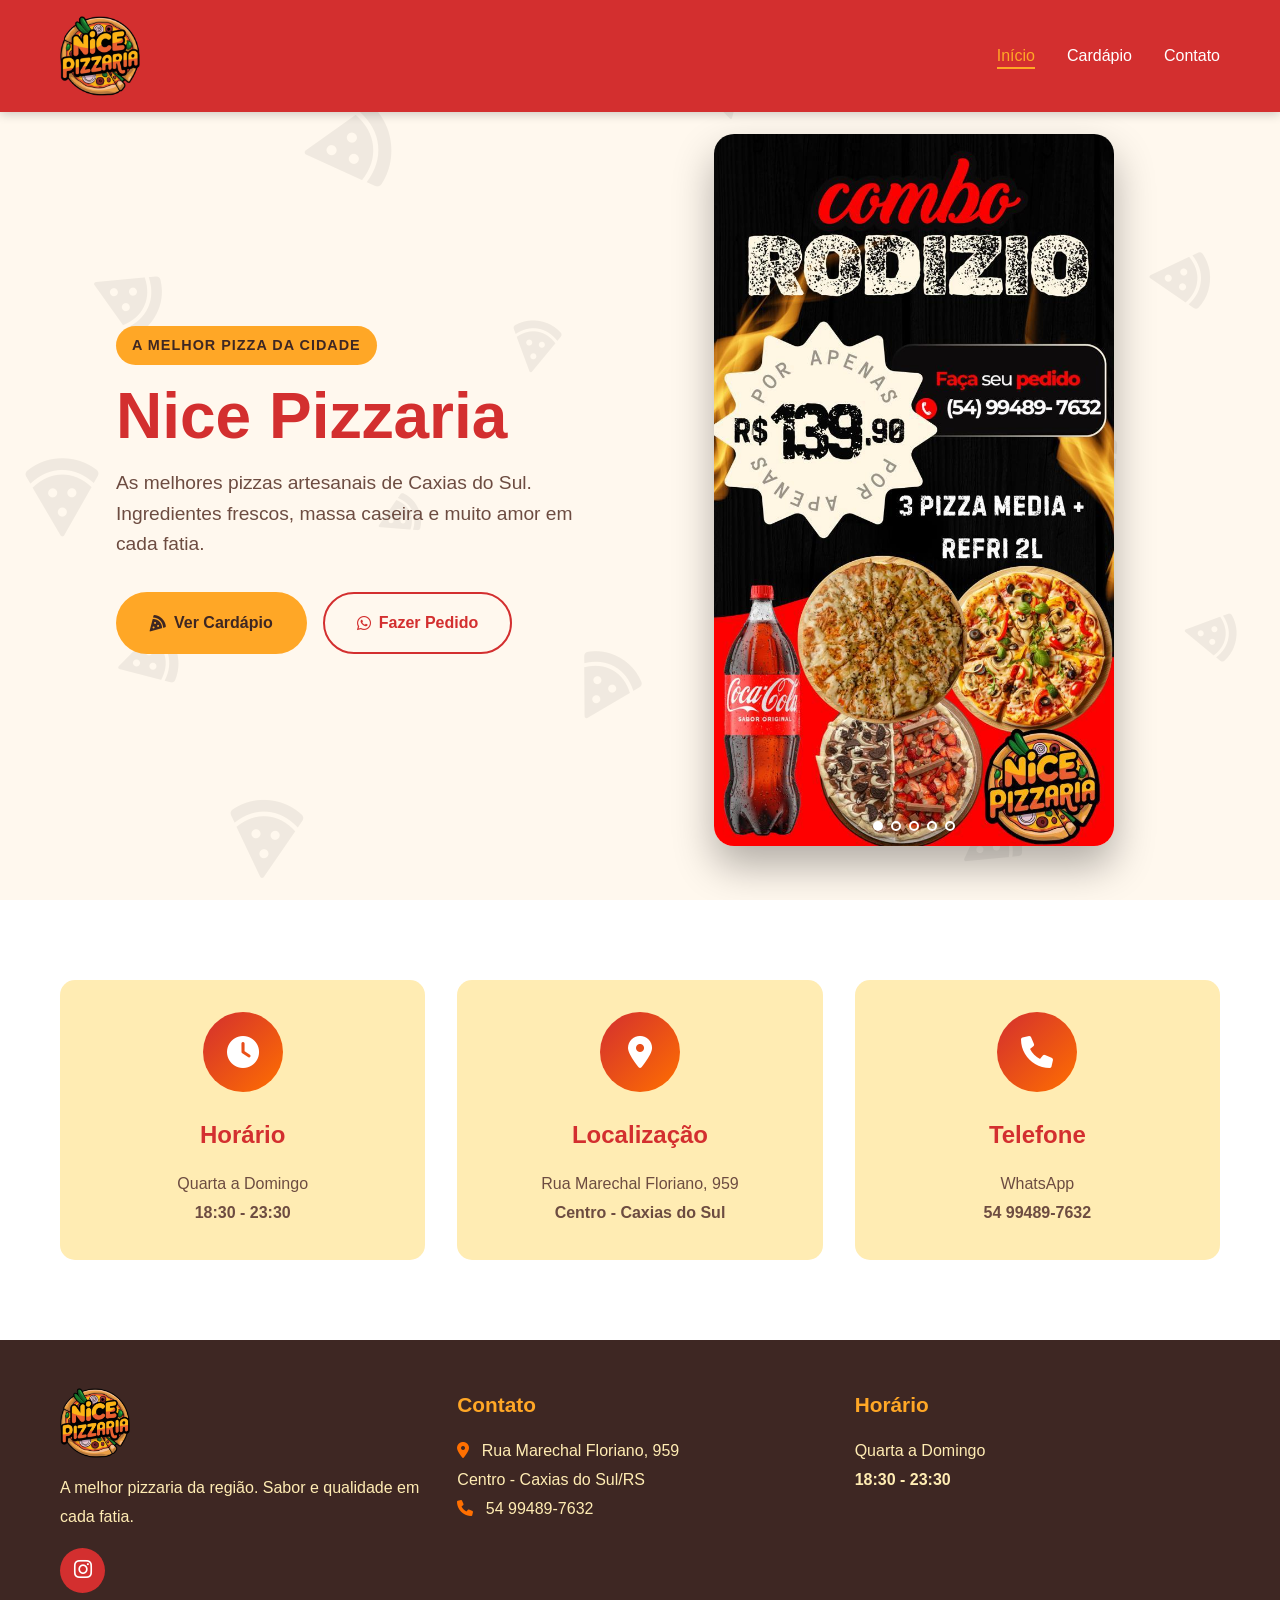
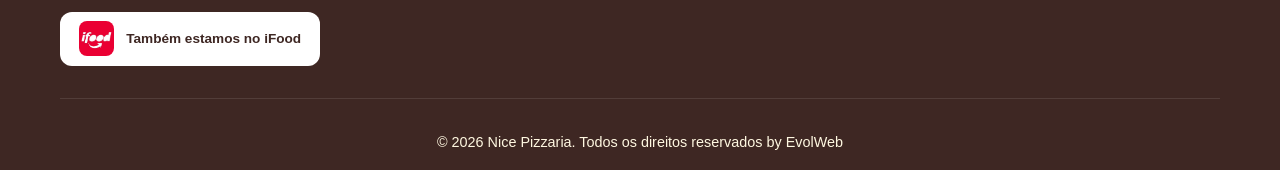
<file: index.html>
<!doctype html>
<html lang="pt-BR">
  <head>
    <meta charset="UTF-8" />
    <meta name="viewport" content="width=device-width, initial-scale=1.0" />
    <title>Nice Pizzaria - As Melhores Pizzas de Caxias do Sul</title>
    <meta
      name="description"
      content="As melhores pizzas artesanais de Caxias do Sul. Ingredientes frescos, massa caseira e muito amor em cada fatia."
    />
    <!-- Open Graph -->
    <meta property="og:type" content="website" />
    <meta
      property="og:title"
      content="Nice Pizzaria - As Melhores Pizzas de Caxias do Sul"
    />
    <meta
      property="og:description"
      content="As melhores pizzas artesanais de Caxias do Sul. Ingredientes frescos, massa caseira e muito amor em cada fatia."
    />
    <meta
      property="og:image"
      content="https://nicepizzaria.com.br/images/og.jpg"
    />
    <meta property="og:url" content="https://nicepizzaria.com.br/" />
    <meta property="og:locale" content="pt_BR" />
    <!-- Twitter Card -->
    <meta name="twitter:card" content="summary_large_image" />
    <meta
      name="twitter:title"
      content="Nice Pizzaria - As Melhores Pizzas de Caxias do Sul"
    />
    <meta
      name="twitter:description"
      content="As melhores pizzas artesanais de Caxias do Sul. Ingredientes frescos, massa caseira e muito amor em cada fatia."
    />
    <meta
      name="twitter:image"
      content="https://nicepizzaria.com.br/images/og.jpg"
    />
    <link
      rel="apple-touch-icon"
      sizes="180x180"
      href="images/favicon/apple-touch-icon.png"
    />
    <link
      rel="icon"
      type="image/png"
      sizes="32x32"
      href="images/favicon/favicon-32x32.png"
    />
    <link
      rel="icon"
      type="image/png"
      sizes="16x16"
      href="images/favicon/favicon-16x16.png"
    />
    <link rel="icon" type="image/x-icon" href="images/favicon/favicon.ico" />
    <link rel="manifest" href="images/favicon/site.webmanifest" />
    <meta name="theme-color" content="#d32f2f" />
    <link rel="stylesheet" href="styles.css" />
    <link
      rel="stylesheet"
      href="https://cdnjs.cloudflare.com/ajax/libs/font-awesome/6.0.0/css/all.min.css"
    />
  </head>
  <body>
    <!-- Navbar -->
    <nav class="navbar" id="navbar">
      <div class="container">
        <a href="index.html" class="logo">
          <img src="images/logozotti.png" alt="Nice Pizzaria" />
        </a>
        <button class="menu-toggle" id="menuToggle" aria-label="Menu">
          <span></span>
          <span></span>
          <span></span>
        </button>
        <ul class="nav-menu" id="navMenu">
          <li><a href="index.html" class="nav-link active">Início</a></li>
          <li><a href="cardapio.html" class="nav-link">Cardápio</a></li>
          <li><a href="#contato" class="nav-link">Contato</a></li>
        </ul>
      </div>
    </nav>

    <!-- Hero Section -->
    <section class="hero">
      <div class="hero-overlay">
        <i class="fas fa-pizza-slice"></i>
        <i class="fas fa-pizza-slice"></i>
        <i class="fas fa-pizza-slice"></i>
        <i class="fas fa-pizza-slice"></i>
        <i class="fas fa-pizza-slice"></i>
        <i class="fas fa-pizza-slice"></i>
        <i class="fas fa-pizza-slice"></i>
        <i class="fas fa-pizza-slice"></i>
        <i class="fas fa-pizza-slice"></i>
        <i class="fas fa-pizza-slice"></i>
        <i class="fas fa-pizza-slice"></i>
        <i class="fas fa-pizza-slice"></i>
        <i class="fas fa-pizza-slice"></i>
        <i class="fas fa-pizza-slice"></i>
        <i class="fas fa-pizza-slice"></i>
      </div>
      <div class="container hero-content">
        <div class="hero-text">
          <span class="hero-badge">A melhor Pizza da cidade</span>
          <h1 class="hero-title">Nice Pizzaria</h1>
          <p class="hero-description">
            As melhores pizzas artesanais de Caxias do Sul. Ingredientes
            frescos, massa caseira e muito amor em cada fatia.
          </p>
          <div class="hero-buttons">
            <a href="cardapio.html" class="btn btn-primary">
              <i class="fas fa-pizza-slice"></i> Ver Cardápio
            </a>
            <a
              href="https://wa.me/5554994897632"
              target="_blank"
              class="btn btn-secondary"
            >
              <i class="fab fa-whatsapp"></i> Fazer Pedido
            </a>
          </div>
        </div>
        <div class="hero-carousel">
          <div class="carousel-track">
            <img
              src="images/banners/1.jpeg"
              alt="Banner 1"
              class="carousel-slide active"
            />
            <img
              src="images/banners/2.jpeg"
              alt="Banner 2"
              class="carousel-slide"
            />
            <img
              src="images/banners/3.jpeg"
              alt="Banner 3"
              class="carousel-slide"
            />
            <img
              src="images/banners/4.jpeg"
              alt="Banner 4"
              class="carousel-slide"
            />
            <img
              src="images/banners/5.jpeg"
              alt="Banner 5"
              class="carousel-slide"
            />
          </div>
          <div class="carousel-dots">
            <button class="carousel-dot active" data-slide="0"></button>
            <button class="carousel-dot" data-slide="1"></button>
            <button class="carousel-dot" data-slide="2"></button>
            <button class="carousel-dot" data-slide="3"></button>
            <button class="carousel-dot" data-slide="4"></button>
          </div>
        </div>
      </div>
    </section>

    <!-- Info Cards -->
    <section class="info-section">
      <div class="container">
        <div class="info-grid">
          <div class="info-card">
            <div class="info-icon">
              <i class="fas fa-clock"></i>
            </div>
            <h3>Horário</h3>
            <p>Quarta a Domingo<br /><strong>18:30 - 23:30</strong></p>
          </div>
          <div class="info-card">
            <div class="info-icon">
              <i class="fas fa-map-marker-alt"></i>
            </div>
            <h3>Localização</h3>
            <p>
              Rua Marechal Floriano, 959<br /><strong
                >Centro - Caxias do Sul</strong
              >
            </p>
          </div>
          <div class="info-card">
            <div class="info-icon">
              <i class="fas fa-phone"></i>
            </div>
            <h3>Telefone</h3>
            <p>WhatsApp<br /><strong>54 99489-7632</strong></p>
          </div>
        </div>
      </div>
    </section>

    <!-- Footer -->
    <footer class="footer" id="contato">
      <div class="container">
        <div class="footer-grid">
          <div class="footer-col">
            <img
              src="images/logozotti.png"
              alt="Nice Pizzaria"
              class="footer-logo"
            />
            <p>A melhor pizzaria da região. Sabor e qualidade em cada fatia.</p>
            <div class="social-links">
              <a
                href="https://www.instagram.com/nicepizzaria_2025"
                target="_blank"
                aria-label="Instagram"
              >
                <i class="fab fa-instagram"></i>
              </a>
            </div>
            <a
              href="https://www.ifood.com.br/delivery/caxias-do-sul-rs/nice-pizzaria-pio-x/634c5db2-ce04-4745-b109-c15a205804d4"
              target="_blank"
              class="ifood-link"
            >
              <img src="images/ifood.jpg" alt="iFood" class="ifood-logo" />
              <span>Também estamos no iFood</span>
            </a>
          </div>
          <div class="footer-col">
            <h4>Contato</h4>
            <p>
              <i class="fas fa-map-marker-alt"></i> Rua Marechal Floriano,
              959<br />Centro - Caxias do Sul/RS
            </p>
            <p><i class="fas fa-phone"></i> 54 99489-7632</p>
          </div>
          <div class="footer-col">
            <h4>Horário</h4>
            <p>Quarta a Domingo<br /><strong>18:30 - 23:30</strong></p>
          </div>
        </div>
        <div class="footer-bottom">
          <p>
            &copy; <span id="year"></span> Nice Pizzaria. Todos os direitos
            reservados by
            <a href="https://www.evolweb.com.br/" target="_blank">EvolWeb</a>
          </p>
        </div>
      </div>
    </footer>

    <script src="script.js"></script>
  </body>
</html>
</file>
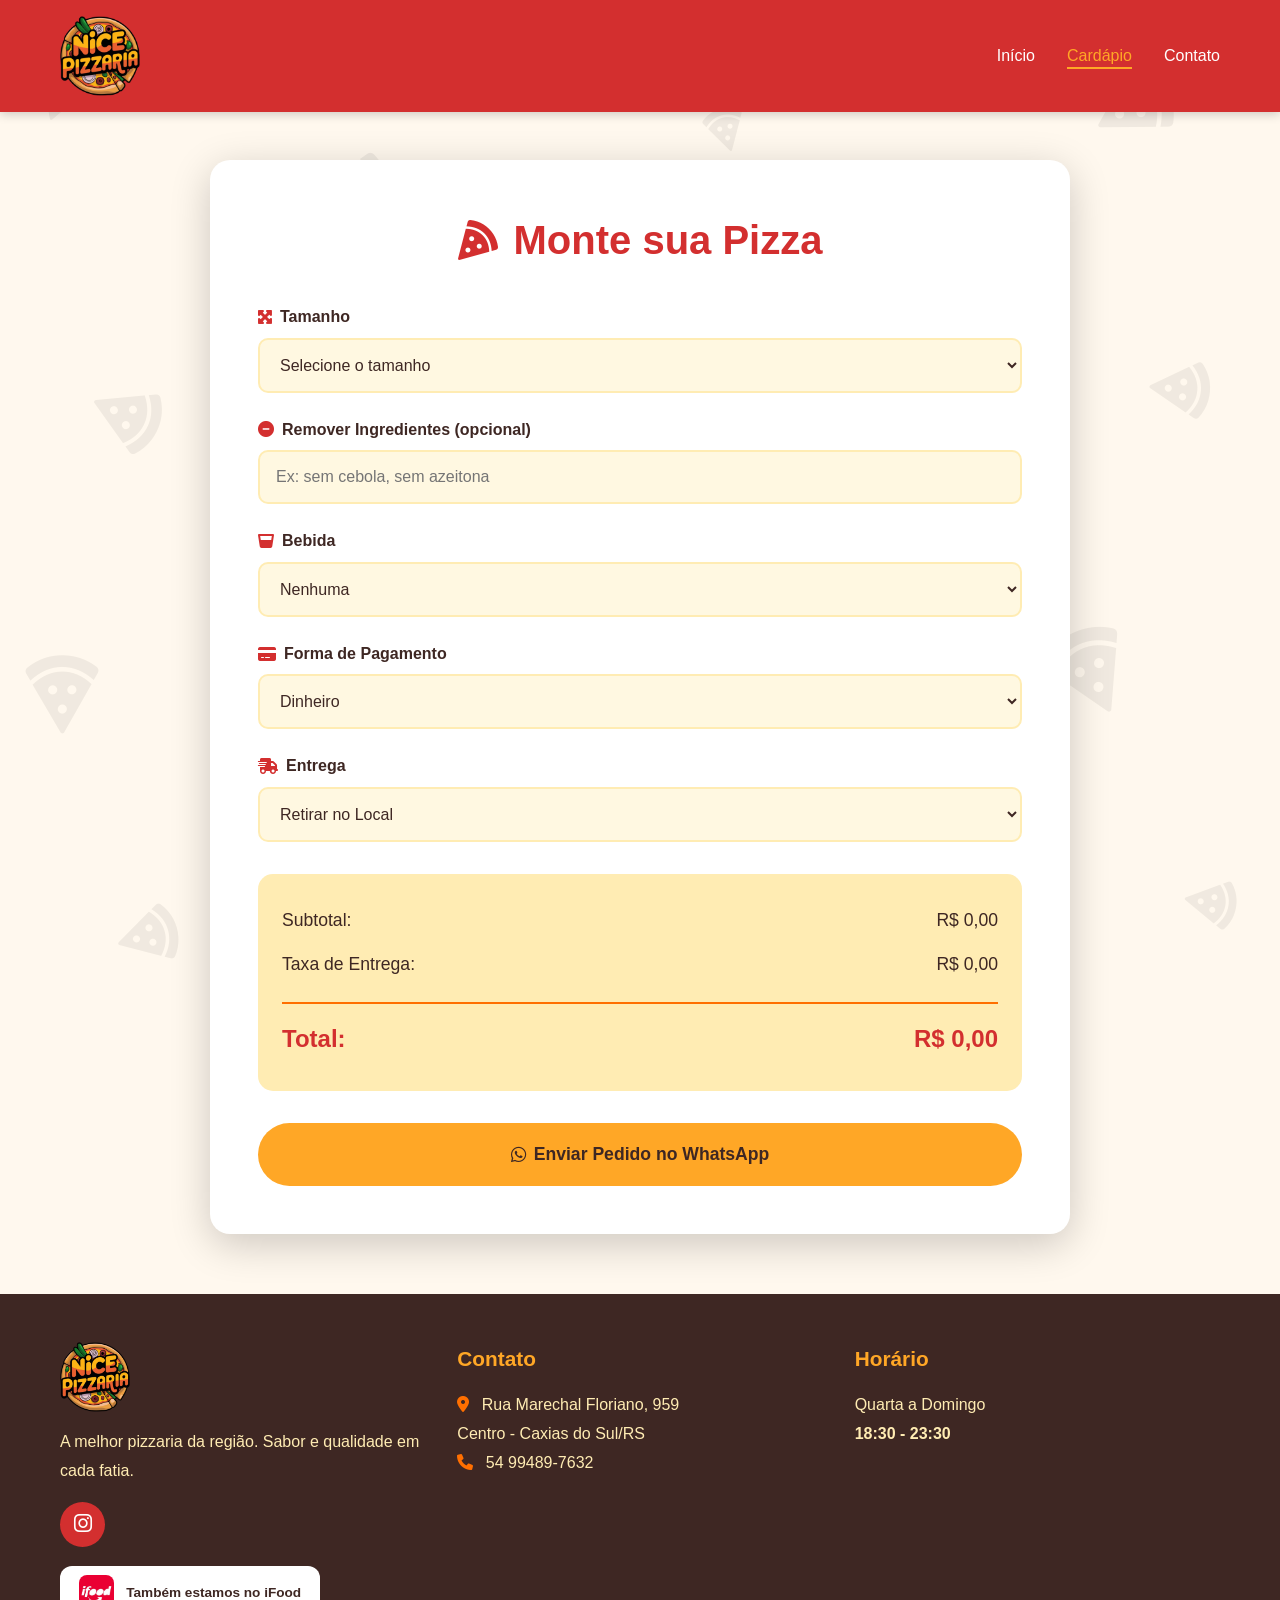
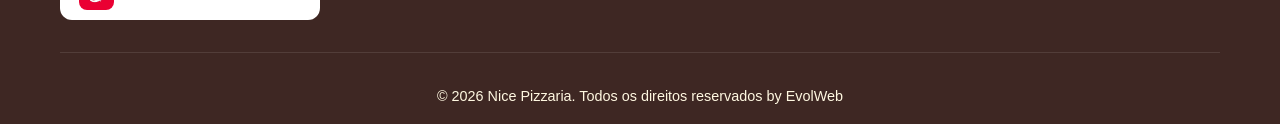
<file: cardapio.html>
<!doctype html>
<html lang="pt-BR">
  <head>
    <meta charset="UTF-8" />
    <meta name="viewport" content="width=device-width, initial-scale=1.0" />
    <title>Cardápio - Nice Pizzaria</title>
    <meta
      name="description"
      content="Confira o cardápio da Nice Pizzaria. Pizzas artesanais, combos especiais e entrega em Caxias do Sul."
    />
    <!-- Open Graph -->
    <meta property="og:type" content="website" />
    <meta property="og:title" content="Cardápio - Nice Pizzaria" />
    <meta
      property="og:description"
      content="Confira o cardápio da Nice Pizzaria. Pizzas artesanais, combos especiais e entrega em Caxias do Sul."
    />
    <meta
      property="og:image"
      content="https://nicepizzaria.com.br/images/og.jpg"
    />
    <meta
      property="og:url"
      content="https://nicepizzaria.com.br/cardapio.html"
    />
    <meta property="og:locale" content="pt_BR" />
    <!-- Twitter Card -->
    <meta name="twitter:card" content="summary_large_image" />
    <meta name="twitter:title" content="Cardápio - Nice Pizzaria" />
    <meta
      name="twitter:description"
      content="Confira o cardápio da Nice Pizzaria. Pizzas artesanais, combos especiais e entrega em Caxias do Sul."
    />
    <meta
      name="twitter:image"
      content="https://nicepizzaria.com.br/images/og.jpg"
    />
    <link
      rel="apple-touch-icon"
      sizes="180x180"
      href="images/favicon/apple-touch-icon.png"
    />
    <link
      rel="icon"
      type="image/png"
      sizes="32x32"
      href="images/favicon/favicon-32x32.png"
    />
    <link
      rel="icon"
      type="image/png"
      sizes="16x16"
      href="images/favicon/favicon-16x16.png"
    />
    <link rel="icon" type="image/x-icon" href="images/favicon/favicon.ico" />
    <link rel="manifest" href="images/favicon/site.webmanifest" />
    <meta name="theme-color" content="#d32f2f" />
    <link rel="stylesheet" href="styles.css" />
    <link
      rel="stylesheet"
      href="https://cdnjs.cloudflare.com/ajax/libs/font-awesome/6.0.0/css/all.min.css"
    />
  </head>
  <body class="menu-page">
    <!-- Navbar -->
    <nav class="navbar" id="navbar">
      <div class="container">
        <a href="index.html" class="logo">
          <img src="images/logozotti.png" alt="Nice Pizzaria" />
        </a>
        <button class="menu-toggle" id="menuToggle" aria-label="Menu">
          <span></span>
          <span></span>
          <span></span>
        </button>
        <ul class="nav-menu" id="navMenu">
          <li><a href="index.html" class="nav-link">Início</a></li>
          <li><a href="cardapio.html" class="nav-link active">Cardápio</a></li>
          <li><a href="index.html#contato" class="nav-link">Contato</a></li>
        </ul>
      </div>
    </nav>

    <!-- Order Form -->
    <section class="order-section">
      <div class="hero-overlay">
        <i class="fas fa-pizza-slice"></i>
        <i class="fas fa-pizza-slice"></i>
        <i class="fas fa-pizza-slice"></i>
        <i class="fas fa-pizza-slice"></i>
        <i class="fas fa-pizza-slice"></i>
        <i class="fas fa-pizza-slice"></i>
        <i class="fas fa-pizza-slice"></i>
        <i class="fas fa-pizza-slice"></i>
        <i class="fas fa-pizza-slice"></i>
        <i class="fas fa-pizza-slice"></i>
        <i class="fas fa-pizza-slice"></i>
        <i class="fas fa-pizza-slice"></i>
        <i class="fas fa-pizza-slice"></i>
        <i class="fas fa-pizza-slice"></i>
        <i class="fas fa-pizza-slice"></i>
      </div>
      <div class="container-small">
        <div class="order-card">
          <h1 class="order-title">
            <i class="fas fa-pizza-slice"></i>
            Monte sua Pizza
          </h1>

          <form id="orderForm">
            <!-- Tamanho -->
            <div class="form-group">
              <label for="tamanho">
                <i class="fas fa-expand-arrows-alt"></i> Tamanho
              </label>
              <select id="tamanho" required>
                <option value="">Selecione o tamanho</option>
                <optgroup label="Combos">
                  <option value="OMelhorCombo">
                    O Melhor Combo - R$129,90 (1 Grande + 1 Pequena + Coca 2L)
                  </option>
                  <option value="ComboFinalDeSemana">
                    Combo Final de Semana - R$179,90 (2 Gigante + 1 Grande Doce
                    + Coca 2L)
                  </option>
                  <option value="ComboEconomico">
                    Combo Econômico - R$59,90 (1 Média + Coca 600ml)
                  </option>
                  <option value="ComboRodizio">
                    Combo Rodízio em Casa - R$139,90 (3 Média + Refri 2L)
                  </option>
                  <option value="ComboDaCasa">
                    Combo da Casa - R$69,90 (1 Grande + Refri 2L)
                  </option>
                </optgroup>
                <optgroup label="Tamanhos Individuais">
                  <option value="Pequena">Pequena - R$59,90 (1 sabor)</option>
                  <option value="Media">Média - R$79,90 (2 sabores)</option>
                  <option value="Grande">Grande - R$97,90 (2 sabores)</option>
                  <option value="Gigante">
                    Gigante - R$119,00 (3 sabores)
                  </option>
                </optgroup>
              </select>
            </div>

            <!-- Sabores -->
            <div id="saboresContainer"></div>

            <!-- Remover Ingredientes -->
            <div class="form-group">
              <label for="remover">
                <i class="fas fa-minus-circle"></i> Remover Ingredientes
                (opcional)
              </label>
              <input
                type="text"
                id="remover"
                placeholder="Ex: sem cebola, sem azeitona"
              />
            </div>

            <!-- Bebidas -->
            <div class="form-group">
              <label for="bebida">
                <i class="fas fa-glass-whiskey"></i> Bebida
              </label>
              <select id="bebida">
                <option value="">Nenhuma</option>
                <option value="Coca Cola Lata 350ml - 8.00">
                  Coca Cola Lata 350ml - R$8,00
                </option>
                <option value="Coca Cola Zero Lata 350ml - 8.00">
                  Coca Cola Zero 350ml - R$8,00
                </option>
                <option value="Coca Cola 600ml - 12.00">
                  Coca Cola 600ml - R$12,00
                </option>
                <option value="Coca Cola 2L - 19.90">
                  Coca Cola 2L - R$19,90
                </option>
                <option value="Guaraná 600ml - 12.00">
                  Guaraná 600ml - R$12,00
                </option>
                <option value="Guaraná 2L - 18.00">Guaraná 2L - R$18,00</option>
                <option value="Fanta Laranja Lata - 8.00">
                  Fanta Laranja Lata - R$8,00
                </option>
                <option value="Sprite 2L - 18.00">Sprite 2L - R$18,00</option>
              </select>
            </div>

            <!-- Pagamento -->
            <div class="form-group">
              <label for="pagamento">
                <i class="fas fa-credit-card"></i> Forma de Pagamento
              </label>
              <select id="pagamento" required>
                <option value="Dinheiro">Dinheiro</option>
                <option value="Cartão">Cartão</option>
                <option value="Pix">Pix</option>
              </select>
            </div>

            <!-- Entrega -->
            <div class="form-group">
              <label for="entrega">
                <i class="fas fa-shipping-fast"></i> Entrega
              </label>
              <select id="entrega" required>
                <option value="Retirar no Local">Retirar no Local</option>
                <option value="Tele-entrega">Tele-entrega</option>
              </select>
            </div>

            <!-- Endereço (hidden by default) -->
            <div id="enderecoContainer" style="display: none">
              <div class="form-group">
                <label for="rua"> <i class="fas fa-road"></i> Rua </label>
                <input type="text" id="rua" placeholder="Nome da rua" />
              </div>
              <div class="form-group">
                <label for="numero"> <i class="fas fa-home"></i> Número </label>
                <input type="text" id="numero" placeholder="Número" />
              </div>
              <div class="form-group">
                <label for="bairro"> <i class="fas fa-map"></i> Bairro </label>
                <select id="bairro">
                  <option value="">Selecione o bairro</option>
                  <option value="8">Centro - R$8,00</option>
                  <option value="10">Rio Branco - R$10,00</option>
                  <option value="10">São Leopoldo - R$10,00</option>
                  <option value="10">Pio X - R$10,00</option>
                  <option value="10">Marechal Floriano - R$10,00</option>
                  <option value="12">Santa Lúcia - R$12,00</option>
                  <option value="12">Cohab - R$12,00</option>
                  <option value="12">Floresta - R$12,00</option>
                  <option value="12">Panazollo - R$12,00</option>
                  <option value="13">Charqueadas - R$13,00</option>
                  <option value="13">Esplanada - R$13,00</option>
                  <option value="13">Kaiser - R$13,00</option>
                  <option value="13">Santos Dumont - R$13,00</option>
                  <option value="13">Cristo Redentor - R$13,00</option>
                  <option value="14">Nossa Senhora das Graças - R$14,00</option>
                  <option value="14">Pioneiro - R$14,00</option>
                  <option value="14">Sagrada Família - R$14,00</option>
                  <option value="14">Colina - R$14,00</option>
                  <option value="14">Nossa Senhora de Lurdes - R$14,00</option>
                  <option value="14">Petrópolis - R$14,00</option>
                  <option value="15">Desvio Rizzo - R$15,00</option>
                  <option value="15">Planalto - R$15,00</option>
                  <option value="15">São Vitor Cohab - R$15,00</option>
                  <option value="15">Bela Vista - R$15,00</option>
                  <option value="15">Cruzeiro - R$15,00</option>
                  <option value="15">Cidade Nova - R$15,00</option>
                  <option value="16">Parque das Rosas - R$16,00</option>
                  <option value="18">São Luís - R$18,00</option>
                  <option value="18">Santa Fé - R$18,00</option>
                  <option value="18">São Giacomo - R$18,00</option>
                  <option value="22">Serrano - R$22,00</option>
                  <option value="25">Ana Rech - R$25,00</option>
                  <option value="28">Pedancino - R$28,00</option>
                </select>
              </div>
            </div>

            <!-- Total -->
            <div class="order-summary">
              <div class="summary-line">
                <span>Subtotal:</span>
                <span id="subtotal">R$ 0,00</span>
              </div>
              <div class="summary-line">
                <span>Taxa de Entrega:</span>
                <span id="taxaEntrega">R$ 0,00</span>
              </div>
              <div class="summary-line total">
                <span>Total:</span>
                <span id="totalFinal">R$ 0,00</span>
              </div>
            </div>

            <!-- Submit Button -->
            <button type="submit" class="btn btn-primary btn-block">
              <i class="fab fa-whatsapp"></i> Enviar Pedido no WhatsApp
            </button>
          </form>
        </div>
      </div>
    </section>

    <!-- Footer -->
    <footer class="footer">
      <div class="container">
        <div class="footer-grid">
          <div class="footer-col">
            <img
              src="images/logozotti.png"
              alt="Nice Pizzaria"
              class="footer-logo"
            />
            <p>A melhor pizzaria da região. Sabor e qualidade em cada fatia.</p>
            <div class="social-links">
              <a
                href="https://www.instagram.com/nicepizzaria_2025"
                target="_blank"
                aria-label="Instagram"
              >
                <i class="fab fa-instagram"></i>
              </a>
            </div>
            <a
              href="https://www.ifood.com.br/delivery/caxias-do-sul-rs/nice-pizzaria-pio-x/634c5db2-ce04-4745-b109-c15a205804d4"
              target="_blank"
              class="ifood-link"
            >
              <img src="images/ifood.jpg" alt="iFood" class="ifood-logo" />
              <span>Também estamos no iFood</span>
            </a>
          </div>
          <div class="footer-col">
            <h4>Contato</h4>
            <p>
              <i class="fas fa-map-marker-alt"></i> Rua Marechal Floriano,
              959<br />Centro - Caxias do Sul/RS
            </p>
            <p><i class="fas fa-phone"></i> 54 99489-7632</p>
          </div>
          <div class="footer-col">
            <h4>Horário</h4>
            <p>Quarta a Domingo<br /><strong>18:30 - 23:30</strong></p>
          </div>
        </div>
        <div class="footer-bottom">
          <p>
            &copy; <span id="year"></span> Nice Pizzaria. Todos os direitos
            reservados by EvolWeb
          </p>
        </div>
      </div>
    </footer>

    <script src="menu.js"></script>
    <script src="script.js"></script>
  </body>
</html>
</file>
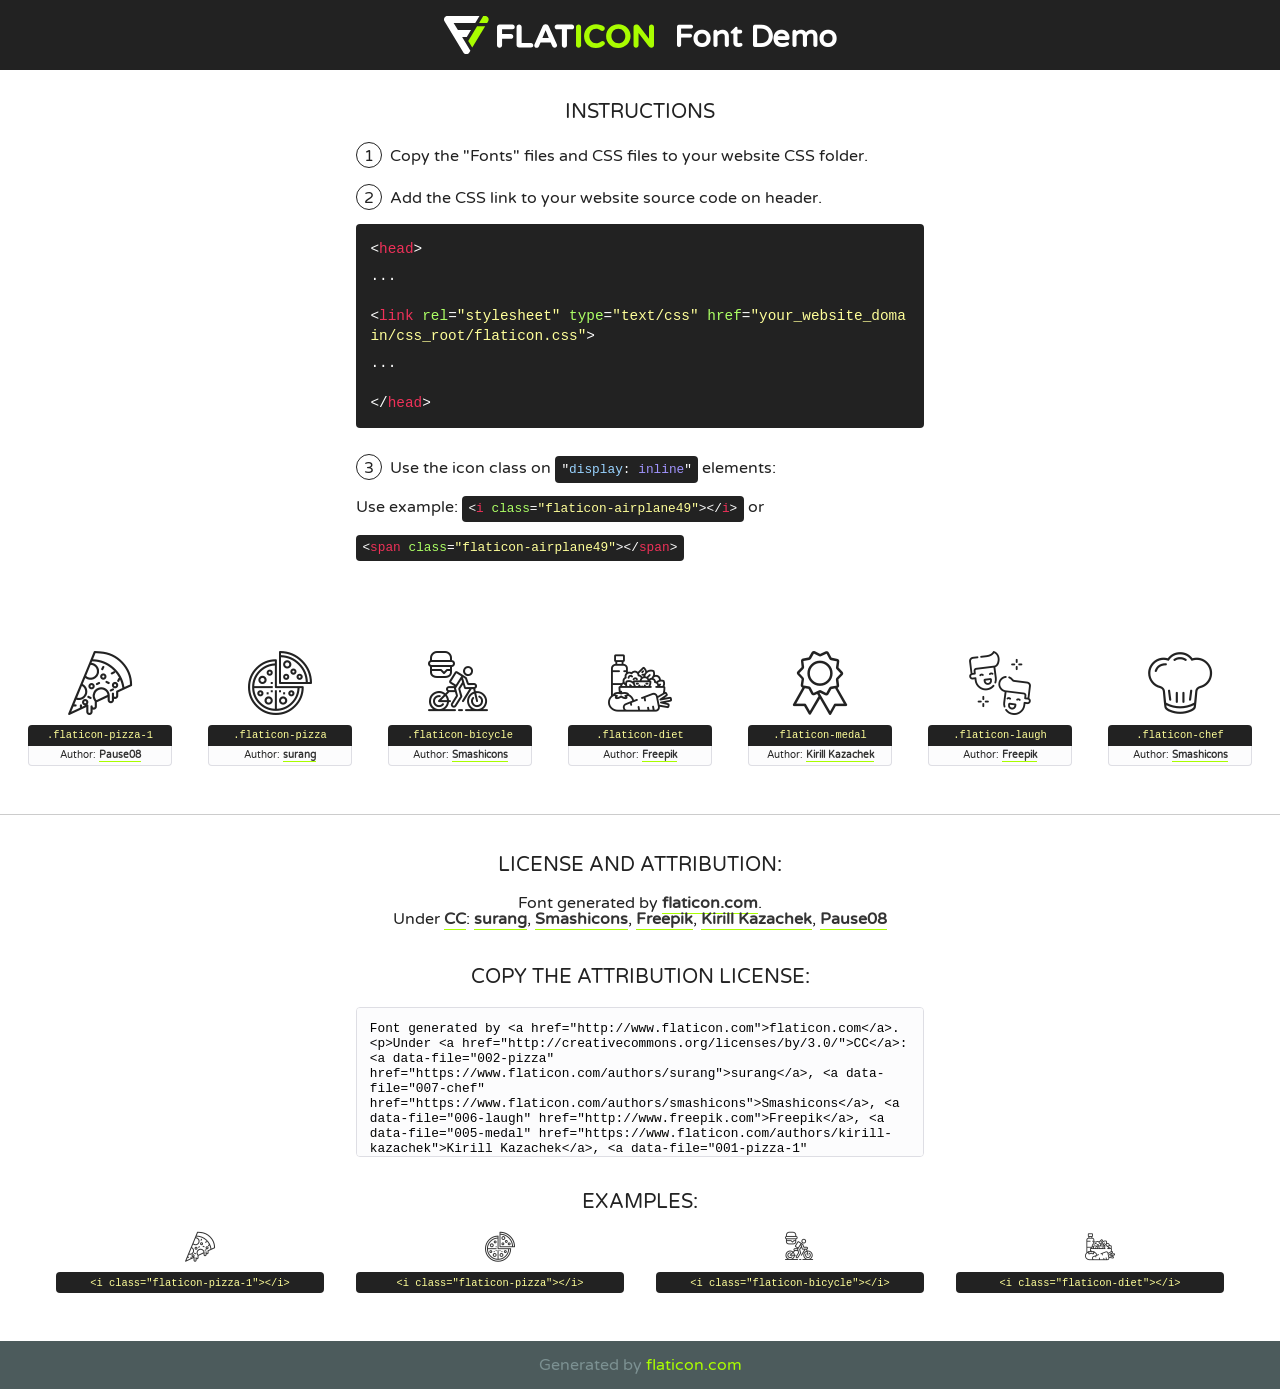
<file: fonts/flaticon/font/flaticon.html>
<!DOCTYPE html>
<!--
  Flaticon icon font: Flaticon
  Creation date: 25/09/2018 08:24
-->
<html>
<!DOCTYPE html>
<html>

<head>
    <title>Flaticon WebFont</title>
    <link href="http://fonts.googleapis.com/css?family=Varela+Round" rel="stylesheet" type="text/css" />
    <link rel="stylesheet" type="text/css" href="flaticon.css">
    <meta charset="UTF-8">
    <style>
    html, body, div, span, applet, object, iframe,
    h1, h2, h3, h4, h5, h6, p, blockquote, pre,
    a, abbr, acronym, address, big, cite, code,
    del, dfn, em, img, ins, kbd, q, s, samp,
    small, strike, strong, sub, sup, tt, var,
    b, u, i, center,
    dl, dt, dd, ol, ul, li,
    fieldset, form, label, legend,
    table, caption, tbody, tfoot, thead, tr, th, td,
    article, aside, canvas, details, embed, 
    figure, figcaption, footer, header, hgroup, 
    menu, nav, output, ruby, section, summary,
    time, mark, audio, video {
        margin: 0;
        padding: 0;
        border: 0;
        font-size: 100%;
        font: inherit;
        vertical-align: baseline;
    }
    /* HTML5 display-role reset for older browsers */
    article, aside, details, figcaption, figure, 
    footer, header, hgroup, menu, nav, section {
        display: block;
    }
    body {
        line-height: 1;
    }
    ol, ul {
        list-style: none;
    }
    blockquote, q {
        quotes: none;
    }
    blockquote:before, blockquote:after,
    q:before, q:after {
        content: '';
        content: none;
    }
    table {
        border-collapse: collapse;
        border-spacing: 0;
    }
    body {
        font-family: 'Varela Round', Helvetica, Arial, sans-serif;
        font-size: 16px;
        color: #222;
    }
    a {
        color: #333;
        border-bottom: 1px solid #a9fd00;
        font-weight: bold;
        text-decoration: none;
    }
    * {
        -moz-box-sizing: border-box;
        -webkit-box-sizing: border-box;
        box-sizing: border-box;
        margin: 0;
        padding: 0;
    }
    [class^="flaticon-"]:before, [class*=" flaticon-"]:before, [class^="flaticon-"]:after, [class*=" flaticon-"]:after {
        font-family: Flaticon;
        font-size: 30px;
        font-style: normal;
        margin-left: 20px;
        color: #333;
    }
    .wrapper {
        max-width: 600px;
        margin: auto;
        padding: 0 1em;
    }
    .title {
        font-size: 1.25em;
        text-align: center;
        margin-bottom: 1em;
        text-transform: uppercase;
    }
    header {
        text-align: center;
        background-color: #222;
        color: #fff;
        padding: 1em;
    }
    header .logo {
        width: 210px;
        height: 38px;
        display: inline-block;
        vertical-align: middle;
        margin-right: 1em;
        border: none;
    }
    header strong {
        font-size: 1.95em;
        font-weight: bold;
        vertical-align: middle;
        margin-top: 5px;
        display: inline-block;
    }
    .demo {
        margin: 2em auto;
        line-height: 1.25em;
    }
    .demo ul li {
        margin-bottom: 1em;
    }
    .demo ul li .num {
        color: #222;
        border-radius: 20px;
        display: inline-block;
        width: 26px;
        padding: 3px;
        height: 26px;
        text-align: center;
        margin-right: 0.5em;
        border: 1px solid #222;
    }
    .demo ul li code {
        background-color: #222;
        border-radius: 4px;
        padding: 0.25em 0.5em;
        display: inline-block;
        color: #fff;
        font-family: Consolas,Monaco,Lucida Console,Liberation Mono,DejaVu Sans Mono,Bitstream Vera Sans Mono,Courier New, monospace;
        font-weight: lighter;
        margin-top: 1em;
        font-size: 0.8em;
        word-break: break-all;
    }
    .demo ul li code.big {
        padding: 1em;
        font-size: 0.9em;
    }
    .demo ul li code .red {
        color: #EF3159;
    }
    .demo ul li code .green {
        color: #ACFF65;
    }
    .demo ul li code .yellow {
        color: #FFFF99;
    }
    .demo ul li code .blue {
        color: #99D3FF;
    }
    .demo ul li code .purple {
        color: #A295FF;
    }
    .demo ul li code .dots {
        margin-top: 0.5em;
        display: block;
    }
    #glyphs {
        border-bottom: 1px solid #ccc;
        padding: 2em 0;
        text-align: center;
    }
    .glyph {
        display: inline-block;
        width: 9em;
        margin: 1em;
        text-align: center;
        vertical-align: top;
        background: #FFF;
    }
    .glyph .glyph-icon {
        padding: 10px;
        display: block;
        font-family:"Flaticon";
        font-size: 64px;
        line-height: 1;
    }
    .glyph .glyph-icon:before {
        font-size: 64px;
        color: #222;
        margin-left: 0;
    }
    .class-name {
        font-size: 0.65em;
        background-color: #222;
        color: #fff;
        border-radius: 4px 4px 0 0;
        padding: 0.5em;
        color: #FFFF99;
        font-family: Consolas,Monaco,Lucida Console,Liberation Mono,DejaVu Sans Mono,Bitstream Vera Sans Mono,Courier New, monospace;
    }
    .author-name {
        font-size: 0.6em;
        background-color: #fcfcfd;
        border: 1px solid #DEDEE4;
        border-top: 0;
        border-radius: 0 0 4px 4px;
        padding: 0.5em;
    }
    .class-name:last-child {
        font-size: 10px;
        color:#888;
    }
    .class-name:last-child a {
        font-size: 10px;
        color:#555;
    }
    .class-name:last-child a:hover {
        color:#a9fd00;
    }
    .glyph > input {
        display: block;
        width: 100px;
        margin: 5px auto;
        text-align: center;
        font-size: 12px;
        cursor: text;
    }
    .glyph > input.icon-input {
        font-family:"Flaticon";
        font-size: 16px;
        margin-bottom: 10px;
    }
    .attribution .title {
        margin-top: 2em;
    }
    .attribution textarea {
        background-color: #fcfcfd;
        padding: 1em;
        border: none;
        box-shadow: none;
        border: 1px solid #DEDEE4;
        border-radius: 4px;
        resize: none;
        width: 100%;
        height: 150px;
        font-size: 0.8em;
        font-family: Consolas,Monaco,Lucida Console,Liberation Mono,DejaVu Sans Mono,Bitstream Vera Sans Mono,Courier New, monospace;
        -webkit-appearance: none;
    }
    .iconsuse {
        margin: 2em auto;
        text-align: center;
        max-width: 1200px;
    }
    .iconsuse:after {
        content: '';
        display: table;
        clear: both;
    }
    .iconsuse .image {
        float: left;
        width: 25%;
        padding: 0 1em;
    }
    .iconsuse .image p {
        margin-bottom: 1em;
    }
    .iconsuse .image span {
        display: block;
        font-size: 0.65em;
        background-color: #222;
        color: #fff;
        border-radius: 4px;
        padding: 0.5em;
        color: #FFFF99;
        margin-top: 1em;
        font-family: Consolas,Monaco,Lucida Console,Liberation Mono,DejaVu Sans Mono,Bitstream Vera Sans Mono,Courier New, monospace;
    }
    #footer {
        text-align: center;
        background-color: #4C5B5C;
        color: #7c9192;
        padding: 1em;
    }
    #footer a {
        border: none;
        color: #a9fd00;
        font-weight: normal;
    }
    @media (max-width: 960px) {
        .iconsuse .image {
            width: 50%;
        }
    }
    @media (max-width: 560px) {
        .iconsuse .image {
            width: 100%;
        }
    }
    </style>
</head>

<body class="characters-off">

    <header>
        <a href="http://www.flaticon.com" target="_blank" class="logo">
            <svg version="1.1" xmlns="http://www.w3.org/2000/svg" xmlns:xlink="http://www.w3.org/1999/xlink" xmlns:a="http://ns.adobe.com/AdobeSVGViewerExtensions/3.0/" viewBox="0 0 560.875 102.036" enable-background="new 0 0 560.875 102.036" xml:space="preserve">
                <defs>
                </defs>
                <g>
                    <g class="letters">
                        <path fill="#ffffff" d="M141.596,29.675c0-3.777,2.985-6.767,6.764-6.767h34.438c3.426,0,6.15,2.728,6.15,6.15
                        c0,3.43-2.724,6.149-6.15,6.149h-27.674v13.091h23.719c3.429,0,6.151,2.724,6.151,6.15c0,3.43-2.723,6.149-6.151,6.149h-23.719
                        v17.574c0,3.773-2.986,6.761-6.764,6.761c-3.779,0-6.764-2.989-6.764-6.761V29.675z"></path>
                        <path fill="#ffffff" d="M193.844,29.149c0-3.781,2.985-6.767,6.764-6.767c3.776,0,6.763,2.985,6.763,6.767v42.957h25.039
                        c3.426,0,6.149,2.726,6.149,6.153c0,3.425-2.723,6.15-6.149,6.15h-31.802c-3.779,0-6.764-2.986-6.764-6.768V29.149z"></path>
                        <path fill="#ffffff" d="M241.891,75.71l21.438-48.407c1.492-3.341,4.215-5.357,7.906-5.357h0.792
                        c3.686,0,6.323,2.017,7.815,5.357l21.439,48.407c0.436,0.967,0.701,1.845,0.701,2.723c0,3.602-2.809,6.501-6.414,6.501
                        c-3.161,0-5.269-1.845-6.499-4.655l-4.132-9.661h-27.059l-4.301,10.102c-1.144,2.631-3.426,4.214-6.237,4.214
                        c-3.517,0-6.24-2.81-6.24-6.325C241.1,77.64,241.451,76.677,241.891,75.71z M279.932,58.666l-8.521-20.297l-8.526,20.297H279.932
                        z"></path>
                        <path fill="#ffffff" d="M314.864,35.387H301.86c-3.429,0-6.239-2.813-6.239-6.238c0-3.429,2.811-6.24,6.239-6.24h39.533
                        c3.426,0,6.237,2.811,6.237,6.24c0,3.425-2.811,6.238-6.237,6.238h-13.001v42.785c0,3.773-2.99,6.761-6.764,6.761
                        c-3.779,0-6.764-2.989-6.764-6.761V35.387z"></path>
                        <path fill="#A9FD00" d="M352.615,29.149c0-3.781,2.985-6.767,6.767-6.767c3.774,0,6.761,2.985,6.761,6.767v49.024
                        c0,3.773-2.987,6.761-6.761,6.761c-3.781,0-6.767-2.989-6.767-6.761V29.149z"></path>
                        <path fill="#A9FD00" d="M374.132,53.836v-0.179c0-17.481,13.178-31.801,32.065-31.801c9.22,0,15.459,2.458,20.557,6.238
                        c1.402,1.054,2.637,2.985,2.637,5.357c0,3.692-2.985,6.59-6.681,6.59c-1.845,0-3.071-0.702-4.044-1.319
                        c-3.776-2.813-7.729-4.393-12.562-4.393c-10.364,0-17.831,8.611-17.831,19.154v0.173c0,10.542,7.291,19.329,17.831,19.329
                        c5.715,0,9.492-1.756,13.359-4.834c1.049-0.874,2.458-1.491,4.039-1.491c3.429,0,6.325,2.813,6.325,6.236
                        c0,2.106-1.056,3.78-2.282,4.834c-5.539,4.834-12.036,7.733-21.878,7.733C387.572,85.464,374.132,71.493,374.132,53.836z"></path>
                        <path fill="#A9FD00" d="M433.009,53.836v-0.179c0-17.481,13.79-31.801,32.766-31.801c18.981,0,32.592,14.143,32.592,31.628v0.173
                        c0,17.483-13.785,31.807-32.769,31.807C446.625,85.464,433.009,71.32,433.009,53.836z M484.224,53.836v-0.179
                        c0-10.539-7.725-19.326-18.626-19.326c-10.893,0-18.449,8.611-18.449,19.154v0.173c0,10.542,7.73,19.329,18.626,19.329
                        C476.676,72.986,484.224,64.378,484.224,53.836z"></path>
                        <path fill="#A9FD00" d="M506.233,29.321c0-3.774,2.99-6.763,6.767-6.763h1.401c3.252,0,5.183,1.583,7.029,3.953l26.093,34.265
                        V29.059c0-3.692,2.99-6.677,6.681-6.677c3.683,0,6.671,2.985,6.671,6.677v48.934c0,3.78-2.987,6.765-6.764,6.765h-0.436
                        c-3.257,0-5.188-1.581-7.034-3.953l-27.056-35.492v32.944c0,3.687-2.985,6.676-6.678,6.676c-3.683,0-6.673-2.989-6.673-6.676
                        V29.321z"></path>
                    </g>
                    <g class="insignia">
                        <path fill="#ffffff" d="M48.372,56.137h12.517l11.156-18.537H37.186L25.688,18.539h57.825L94.668,0H9.271
                        C5.925,0,2.842,1.801,1.198,4.716c-1.644,2.907-1.593,6.482,0.134,9.343l50.38,83.501c1.678,2.781,4.689,4.476,7.938,4.476
                        c3.246,0,6.257-1.695,7.935-4.476l2.898-4.804L48.372,56.137z"></path>
                        <g class="i">
                            <path fill="#A9FD00" d="M93.575,18.539h0.031v0.004l21.652,0.004l2.705-4.488c1.727-2.861,1.778-6.436,0.133-9.343
                            C116.454,1.801,113.371,0,110.026,0h-5.294L93.575,18.539z"></path>
                            <polygon fill="#A9FD00" points="88.291,27.356 64.725,66.486 75.519,84.404 109.942,27.356"></polygon>
                        </g>
                    </g>
                </g>
            </svg>
        </a>
        <strong>Font Demo</strong>
    </header>


    <section class="demo wrapper">

        <p class="title">Instructions</p>

        <ul>
            <li>
                <span class="num">1</span>Copy the "Fonts" files and CSS files to your website CSS folder.
            </li>
            <li>
                <span class="num">2</span>Add the CSS link to your website source code on header.
                <code class="big">
                    &lt;<span class="red">head</span>&gt;
                    <br/><span class="dots">...</span>
                    <br/>&lt;<span class="red">link</span> <span class="green">rel</span>=<span class="yellow">"stylesheet"</span> <span class="green">type</span>=<span class="yellow">"text/css"</span> <span class="green">href</span>=<span class="yellow">"your_website_domain/css_root/flaticon.css"</span>&gt;
                    <br/><span class="dots">...</span>
                    <br/>&lt;/<span class="red">head</span>&gt;
                </code>
            </li>

            <li>
                <p>
                    <span class="num">3</span>Use the icon class on <code>"<span class="blue">display</span>:<span class="purple"> inline</span>"</code> elements:
                    <br />
                    Use example: <code>&lt;<span class="red">i</span> <span class="green">class</span>=<span class="yellow">&quot;flaticon-airplane49&quot;</span>&gt;&lt;/<span class="red">i</span>&gt;</code> or <code>&lt;<span class="red">span</span> <span class="green">class</span>=<span class="yellow">&quot;flaticon-airplane49&quot;</span>&gt;&lt;/<span class="red">span</span>&gt;</code>
            </li>
        </ul>

    </section>




   <section id="glyphs">          
    
      
        <div class="glyph"><div class="glyph-icon flaticon-pizza-1"></div>
            <div class="class-name">.flaticon-pizza-1</div>
            <div class="author-name">Author: <a data-file="001-pizza-1" href="https://www.flaticon.com/authors/pause08">Pause08</a> </div> 
        </div>        
        
        <div class="glyph"><div class="glyph-icon flaticon-pizza"></div>
            <div class="class-name">.flaticon-pizza</div>
            <div class="author-name">Author: <a data-file="002-pizza" href="https://www.flaticon.com/authors/surang">surang</a> </div> 
        </div>        
        
        <div class="glyph"><div class="glyph-icon flaticon-bicycle"></div>
            <div class="class-name">.flaticon-bicycle</div>
            <div class="author-name">Author: <a data-file="003-bicycle" href="https://www.flaticon.com/authors/smashicons">Smashicons</a> </div> 
        </div>        
        
        <div class="glyph"><div class="glyph-icon flaticon-diet"></div>
            <div class="class-name">.flaticon-diet</div>
            <div class="author-name">Author: <a data-file="004-diet" href="http://www.freepik.com">Freepik</a> </div> 
        </div>        
        
        <div class="glyph"><div class="glyph-icon flaticon-medal"></div>
            <div class="class-name">.flaticon-medal</div>
            <div class="author-name">Author: <a data-file="005-medal" href="https://www.flaticon.com/authors/kirill-kazachek">Kirill Kazachek</a> </div> 
        </div>        
        
        <div class="glyph"><div class="glyph-icon flaticon-laugh"></div>
            <div class="class-name">.flaticon-laugh</div>
            <div class="author-name">Author: <a data-file="006-laugh" href="http://www.freepik.com">Freepik</a> </div> 
        </div>        
        
        <div class="glyph"><div class="glyph-icon flaticon-chef"></div>
            <div class="class-name">.flaticon-chef</div>
            <div class="author-name">Author: <a data-file="007-chef" href="https://www.flaticon.com/authors/smashicons">Smashicons</a> </div> 
        </div>        
        

    </section>



    <section class="attribution wrapper"   style="text-align:center;">

      <div class="title">License and attribution:</div><div class="attrDiv">Font generated by <a href="http://www.flaticon.com">flaticon.com</a>. <div><p>Under <a href="http://creativecommons.org/licenses/by/3.0/">CC</a>: <a data-file="002-pizza" href="https://www.flaticon.com/authors/surang">surang</a>, <a data-file="007-chef" href="https://www.flaticon.com/authors/smashicons">Smashicons</a>, <a data-file="006-laugh" href="http://www.freepik.com">Freepik</a>, <a data-file="005-medal" href="https://www.flaticon.com/authors/kirill-kazachek">Kirill Kazachek</a>, <a data-file="001-pizza-1" href="https://www.flaticon.com/authors/pause08">Pause08</a></p>  </div>
      </div>
      <div class="title">Copy the Attribution License:</div>

    <textarea onclick="this.focus();this.select();">Font generated by &lt;a href=&quot;http://www.flaticon.com&quot;&gt;flaticon.com&lt;/a&gt;. <p>Under <a href="http://creativecommons.org/licenses/by/3.0/">CC</a>: <a data-file="002-pizza" href="https://www.flaticon.com/authors/surang">surang</a>, <a data-file="007-chef" href="https://www.flaticon.com/authors/smashicons">Smashicons</a>, <a data-file="006-laugh" href="http://www.freepik.com">Freepik</a>, <a data-file="005-medal" href="https://www.flaticon.com/authors/kirill-kazachek">Kirill Kazachek</a>, <a data-file="001-pizza-1" href="https://www.flaticon.com/authors/pause08">Pause08</a></p>  
     </textarea>

    </section>

    <section class="iconsuse">

          <div class="title">Examples:</div>            
             
            <div class="image">
                <p>
                    <i class="glyph-icon flaticon-pizza-1"></i> 
                    <span>&lt;i class=&quot;flaticon-pizza-1&quot;&gt;&lt;/i&gt;</span>
                </p>
            </div>
            
            <div class="image">
                <p>
                    <i class="glyph-icon flaticon-pizza"></i> 
                    <span>&lt;i class=&quot;flaticon-pizza&quot;&gt;&lt;/i&gt;</span>
                </p>
            </div>
            
            <div class="image">
                <p>
                    <i class="glyph-icon flaticon-bicycle"></i> 
                    <span>&lt;i class=&quot;flaticon-bicycle&quot;&gt;&lt;/i&gt;</span>
                </p>
            </div>
            
            <div class="image">
                <p>
                    <i class="glyph-icon flaticon-diet"></i> 
                    <span>&lt;i class=&quot;flaticon-diet&quot;&gt;&lt;/i&gt;</span>
                </p>
            </div>
                       
        </div>
                            
    </section>

<div id="footer">
    <div>Generated by <a href="http://www.flaticon.com">flaticon.com</a>
    </div>
</div>



</body>
</html>
</file>
<file: styles.css>
/* ==================== ROOT VARIABLES ==================== */
:root {
  --primary-color: #d32f2f;
  --primary-dark: #b71c1c;
  --secondary-color: #ff6f00;
  --accent-color: #ffa726;
  --bg-light: #fff8e1;
  --bg-cream: #ffecb3;
  --text-dark: #3e2723;
  --text-light: #6d4c41;
  --white: #ffffff;
  --shadow: rgba(0, 0, 0, 0.1);
  --shadow-lg: rgba(0, 0, 0, 0.2);
}

/* ==================== RESET & BASE ==================== */
* {
  margin: 0;
  padding: 0;
  box-sizing: border-box;
}

html {
  scroll-behavior: smooth;
}

body {
  font-family:
    "Poppins",
    -apple-system,
    BlinkMacSystemFont,
    "Segoe UI",
    sans-serif;
  color: var(--text-dark);
  line-height: 1.6;
  background-color: var(--bg-light);
}

img {
  max-width: 100%;
  height: auto;
  display: block;
}

a {
  text-decoration: none;
  color: inherit;
}

ul {
  list-style: none;
}

/* ==================== UTILITIES ==================== */
.container {
  max-width: 1200px;
  margin: 0 auto;
  padding: 0 20px;
}

.container-small {
  max-width: 900px;
  margin: 0 auto;
  padding: 0 20px;
}

/* ==================== NAVBAR ==================== */
.navbar {
  position: fixed;
  top: 0;
  left: 0;
  right: 0;
  background: var(--primary-color);
  box-shadow: 0 2px 10px var(--shadow-lg);
  z-index: 1000;
  transition: all 0.3s ease;
}

.navbar .container {
  display: flex;
  justify-content: space-between;
  align-items: center;
  padding: 1rem 20px;
}

.logo img {
  height: 80px;
  transition: height 0.3s ease;
}

.nav-menu {
  display: flex;
  gap: 2rem;
  align-items: center;
}

.nav-link {
  color: var(--white);
  font-weight: 500;
  transition: color 0.3s ease;
  position: relative;
}

.nav-link::after {
  content: "";
  position: absolute;
  bottom: -5px;
  left: 0;
  width: 0;
  height: 2px;
  background: var(--accent-color);
  transition: width 0.3s ease;
}

.nav-link:hover::after,
.nav-link.active::after {
  width: 100%;
}

.nav-link:hover,
.nav-link.active {
  color: var(--accent-color);
}

.menu-toggle {
  display: none;
  flex-direction: column;
  gap: 5px;
  background: none;
  border: none;
  cursor: pointer;
  padding: 5px;
}

.menu-toggle span {
  width: 25px;
  height: 3px;
  background: var(--white);
  border-radius: 3px;
  transition: all 0.3s ease;
}

/* ==================== HERO SECTION ==================== */
.hero {
  position: relative;
  min-height: 100vh;
  display: flex;
  align-items: center;
  background: #fff8ee;
  overflow: hidden;
  padding-top: 80px;
}

.hero-overlay {
  position: absolute;
  top: 0;
  left: 0;
  right: 0;
  bottom: 0;
  overflow: hidden;
  pointer-events: none;
}

.hero-overlay i {
  position: absolute;
  color: rgba(0, 0, 0, 0.06);
}

.hero-overlay i:nth-child(1) {
  top: 5%;
  left: 3%;
  font-size: 3rem;
  transform: rotate(-25deg);
}
.hero-overlay i:nth-child(2) {
  top: 12%;
  left: 25%;
  font-size: 5rem;
  transform: rotate(40deg);
}
.hero-overlay i:nth-child(3) {
  top: 8%;
  left: 55%;
  font-size: 2.5rem;
  transform: rotate(-60deg);
}
.hero-overlay i:nth-child(4) {
  top: 5%;
  right: 8%;
  font-size: 4.5rem;
  transform: rotate(15deg);
}
.hero-overlay i:nth-child(5) {
  top: 30%;
  left: 8%;
  font-size: 4rem;
  transform: rotate(70deg);
}
.hero-overlay i:nth-child(6) {
  top: 35%;
  left: 40%;
  font-size: 3rem;
  transform: rotate(-35deg);
}
.hero-overlay i:nth-child(7) {
  top: 28%;
  right: 5%;
  font-size: 3.5rem;
  transform: rotate(50deg);
}
.hero-overlay i:nth-child(8) {
  top: 50%;
  left: 2%;
  font-size: 4.5rem;
  transform: rotate(-45deg);
}
.hero-overlay i:nth-child(9) {
  top: 55%;
  left: 30%;
  font-size: 2.5rem;
  transform: rotate(20deg);
}
.hero-overlay i:nth-child(10) {
  top: 48%;
  right: 12%;
  font-size: 5rem;
  transform: rotate(-70deg);
}
.hero-overlay i:nth-child(11) {
  top: 70%;
  left: 10%;
  font-size: 3.5rem;
  transform: rotate(30deg);
}
.hero-overlay i:nth-child(12) {
  top: 72%;
  left: 45%;
  font-size: 4rem;
  transform: rotate(-15deg);
}
.hero-overlay i:nth-child(13) {
  top: 68%;
  right: 3%;
  font-size: 3rem;
  transform: rotate(55deg);
}
.hero-overlay i:nth-child(14) {
  top: 88%;
  left: 18%;
  font-size: 4.5rem;
  transform: rotate(-40deg);
}
.hero-overlay i:nth-child(15) {
  top: 90%;
  right: 20%;
  font-size: 3.5rem;
  transform: rotate(10deg);
}

.hero-content {
  position: relative;
  z-index: 1;
  display: grid;
  grid-template-columns: 1fr 1fr;
  gap: 3rem;
  align-items: center;
  padding: 2rem 0;
}

.hero-badge {
  display: inline-block;
  background: var(--accent-color);
  color: var(--text-dark);
  padding: 0.5rem 1rem;
  border-radius: 30px;
  font-size: 0.9rem;
  font-weight: 600;
  margin-bottom: 1rem;
  text-transform: uppercase;
  letter-spacing: 1px;
}

.hero-title {
  font-size: 4rem;
  font-weight: 700;
  color: var(--primary-color);
  margin-bottom: 1rem;
  line-height: 1.1;
}

.hero-description {
  font-size: 1.2rem;
  color: var(--text-light);
  margin-bottom: 2rem;
  max-width: 500px;
}

.hero-buttons {
  display: flex;
  gap: 1rem;
  flex-wrap: wrap;
}

/* ==================== HERO CAROUSEL ==================== */
.hero-carousel {
  position: relative;
  width: 100%;
  max-width: 400px;
  margin: 0 auto;
  border-radius: 20px;
  overflow: hidden;
  box-shadow: 0 20px 40px rgba(0, 0, 0, 0.3);
  cursor: grab;
  user-select: none;
}

.hero-carousel:active {
  cursor: grabbing;
}

.carousel-track {
  position: relative;
  width: 100%;
  aspect-ratio: 9 / 16;
}

.carousel-slide {
  position: absolute;
  top: 0;
  left: 0;
  width: 100%;
  height: 100%;
  object-fit: cover;
  opacity: 0;
  transition: opacity 0.8s ease;
}

.carousel-slide.active {
  opacity: 1;
}

.carousel-dots {
  position: absolute;
  bottom: 15px;
  left: 50%;
  transform: translateX(-50%);
  display: flex;
  gap: 8px;
  z-index: 2;
}

.carousel-dot {
  width: 10px;
  height: 10px;
  border-radius: 50%;
  border: 2px solid var(--white);
  background: transparent;
  cursor: pointer;
  padding: 0;
  transition: background 0.3s ease;
}

.carousel-dot.active {
  background: var(--white);
}

/* ==================== BUTTONS ==================== */
.btn {
  display: inline-flex;
  align-items: center;
  gap: 0.5rem;
  padding: 1rem 2rem;
  border-radius: 50px;
  font-weight: 600;
  font-size: 1rem;
  transition: all 0.3s ease;
  cursor: pointer;
  border: 2px solid transparent;
}

.btn-primary {
  background: var(--accent-color);
  color: var(--text-dark);
}

.btn-primary:hover {
  background: var(--secondary-color);
  transform: translateY(-2px);
  box-shadow: 0 10px 25px rgba(255, 111, 0, 0.3);
}

.btn-secondary {
  background: transparent;
  color: var(--primary-color);
  border-color: var(--primary-color);
}

.btn-secondary:hover {
  background: var(--primary-color);
  color: var(--white);
  transform: translateY(-2px);
}

.btn-block {
  width: 100%;
  justify-content: center;
  font-size: 1.1rem;
  padding: 1.2rem 2rem;
}

/* ==================== INFO SECTION ==================== */
.info-section {
  padding: 5rem 0;
  background: var(--white);
}

.info-grid {
  display: grid;
  grid-template-columns: repeat(auto-fit, minmax(280px, 1fr));
  gap: 2rem;
}

.info-card {
  text-align: center;
  padding: 2rem;
  background: var(--bg-cream);
  border-radius: 15px;
  transition:
    transform 0.3s ease,
    box-shadow 0.3s ease;
}

.info-card:hover {
  transform: translateY(-10px);
  box-shadow: 0 15px 30px var(--shadow-lg);
}

.info-icon {
  width: 80px;
  height: 80px;
  margin: 0 auto 1.5rem;
  background: linear-gradient(
    135deg,
    var(--primary-color),
    var(--secondary-color)
  );
  border-radius: 50%;
  display: flex;
  align-items: center;
  justify-content: center;
  color: var(--white);
  font-size: 2rem;
}

.info-card h3 {
  color: var(--primary-color);
  margin-bottom: 1rem;
  font-size: 1.5rem;
}

.info-card p {
  color: var(--text-light);
  line-height: 1.8;
}

/* ==================== ORDER SECTION ==================== */
.menu-page {
  background: var(--bg-light);
}

.order-section {
  position: relative;
  min-height: 100vh;
  padding: 160px 0 60px;
  background: #fff8ee;
  overflow: hidden;
}

.order-section .container-small {
  position: relative;
  z-index: 1;
}

.order-card {
  background: var(--white);
  border-radius: 20px;
  padding: 3rem;
  box-shadow: 0 10px 40px var(--shadow-lg);
}

.order-title {
  text-align: center;
  color: var(--primary-color);
  font-size: 2.5rem;
  margin-bottom: 2rem;
  display: flex;
  align-items: center;
  justify-content: center;
  gap: 1rem;
}

/* ==================== FORM STYLES ==================== */
#saboresContainer {
  display: grid;
  grid-template-columns: 1fr 1fr;
  gap: 0 1.5rem;
}

#saboresContainer:has(.pizza-group) {
  display: flex;
  flex-direction: column;
  gap: 0;
}

.pizza-group {
  background: var(--bg-light);
  border: 2px solid var(--bg-cream);
  border-radius: 15px;
  padding: 1.2rem;
  margin-bottom: 1rem;
}

.pizza-group-title {
  color: var(--primary-color);
  font-size: 1.1rem;
  font-weight: 700;
  margin-bottom: 0.8rem;
  display: flex;
  align-items: center;
  gap: 0.5rem;
}

.pizza-group-title i {
  font-size: 0.95rem;
}

.pizza-group-sabores {
  display: grid;
  grid-template-columns: 1fr 1fr;
  gap: 0 1.5rem;
}

@media (max-width: 480px) {
  #saboresContainer {
    grid-template-columns: 1fr;
  }

  .pizza-group-sabores {
    grid-template-columns: 1fr;
  }
}

.form-group {
  margin-bottom: 1.5rem;
}

.form-group label {
  display: block;
  margin-bottom: 0.5rem;
  color: var(--text-dark);
  font-weight: 600;
  display: flex;
  align-items: center;
  gap: 0.5rem;
}

.form-group label i {
  color: var(--primary-color);
}

.form-group input,
.form-group select {
  width: 100%;
  padding: 1rem;
  border: 2px solid var(--bg-cream);
  border-radius: 10px;
  font-size: 1rem;
  font-family: inherit;
  background: var(--bg-light);
  color: var(--text-dark);
  transition: all 0.3s ease;
}

.form-group input:focus,
.form-group select:focus {
  outline: none;
  border-color: var(--secondary-color);
  background: var(--white);
}

.form-group select {
  cursor: pointer;
}

/* ==================== ORDER SUMMARY ==================== */
.order-summary {
  background: var(--bg-cream);
  padding: 1.5rem;
  border-radius: 15px;
  margin: 2rem 0;
}

.summary-line {
  display: flex;
  justify-content: space-between;
  padding: 0.5rem 0;
  color: var(--text-dark);
  font-size: 1.1rem;
}

.summary-line.total {
  border-top: 2px solid var(--secondary-color);
  margin-top: 1rem;
  padding-top: 1rem;
  font-weight: 700;
  font-size: 1.5rem;
  color: var(--primary-color);
}

/* ==================== FOOTER ==================== */
.footer {
  background: var(--text-dark);
  color: var(--bg-light);
  padding: 3rem 0 1rem;
}

.footer-grid {
  display: grid;
  grid-template-columns: repeat(auto-fit, minmax(250px, 1fr));
  gap: 2rem;
  margin-bottom: 2rem;
}

.footer-logo {
  height: 70px;
  margin-bottom: 1rem;
}

.footer-col h4 {
  color: var(--accent-color);
  margin-bottom: 1rem;
  font-size: 1.3rem;
}

.footer-col p {
  line-height: 1.8;
  color: var(--bg-cream);
}

.footer-col p i {
  color: var(--secondary-color);
  margin-right: 0.5rem;
}

.social-links {
  display: flex;
  gap: 1rem;
  margin-top: 1rem;
}

.social-links a {
  width: 45px;
  height: 45px;
  border-radius: 50%;
  background: var(--primary-color);
  display: flex;
  align-items: center;
  justify-content: center;
  color: var(--white);
  font-size: 1.3rem;
  transition: all 0.3s ease;
}

.social-links a:hover {
  background: var(--accent-color);
  transform: translateY(-3px);
}

.ifood-link {
  display: inline-flex;
  align-items: center;
  gap: 0.75rem;
  margin-top: 1.2rem;
  padding: 0.6rem 1.2rem;
  background: var(--white);
  border-radius: 12px;
  transition: all 0.3s ease;
}

.ifood-link:hover {
  transform: translateY(-3px);
  box-shadow: 0 8px 20px rgba(0, 0, 0, 0.3);
}

.ifood-logo {
  width: 35px;
  height: 35px;
  border-radius: 8px;
  object-fit: cover;
}

.ifood-link span {
  color: var(--text-dark);
  font-weight: 600;
  font-size: 0.85rem;
}

.footer-bottom {
  text-align: center;
  padding-top: 2rem;
  border-top: 1px solid rgba(255, 255, 255, 0.1);
  font-size: 0.9rem;
}

/* ==================== RESPONSIVE ==================== */
@media (max-width: 768px) {
  .nav-menu {
    position: fixed;
    left: -100%;
    top: 112px;
    flex-direction: column;
    background: var(--primary-dark);
    width: 100%;
    text-align: center;
    transition: left 0.3s ease;
    box-shadow: 0 10px 27px var(--shadow-lg);
    padding: 2rem 0;
  }

  .nav-menu.active {
    left: 0;
  }

  .menu-toggle {
    display: flex;
  }

  .hero-content {
    grid-template-columns: 1fr;
    text-align: center;
  }

  .hero-title {
    font-size: 2.5rem;
  }

  .hero-description {
    max-width: 100%;
  }

  .hero-buttons {
    justify-content: center;
  }

  .hero-carousel {
    order: -1;
    max-width: 300px;
    margin-top: 2rem;
  }

  .order-card {
    padding: 2rem 1.5rem;
  }

  .order-title {
    font-size: 1.8rem;
  }

  .btn {
    padding: 0.9rem 1.5rem;
    font-size: 0.95rem;
  }
}

@media (max-width: 480px) {
  .hero-title {
    font-size: 2rem;
  }

  .hero-description {
    font-size: 1rem;
  }

  .order-card {
    padding: 1.5rem 1rem;
  }

  .footer-grid {
    grid-template-columns: 1fr;
  }
}

/* ==================== ANIMATIONS ==================== */
@keyframes fadeIn {
  from {
    opacity: 0;
    transform: translateY(20px);
  }
  to {
    opacity: 1;
    transform: translateY(0);
  }
}

.fade-in {
  animation: fadeIn 0.6s ease-out;
}
</file>
<file: fonts/flaticon/font/flaticon.css>
/*
  	Flaticon icon font: Flaticon
  	Creation date: 25/09/2018 08:24
  	*/

@font-face {
  font-family: "Flaticon";
  src: url("./Flaticon.eot");
  src: url("./Flaticon.eot?#iefix") format("embedded-opentype"),
       url("./Flaticon.woff") format("woff"),
       url("./Flaticon.ttf") format("truetype"),
       url("./Flaticon.svg#Flaticon") format("svg");
  font-weight: normal;
  font-style: normal;
}

@media screen and (-webkit-min-device-pixel-ratio:0) {
  @font-face {
    font-family: "Flaticon";
    src: url("./Flaticon.svg#Flaticon") format("svg");
  }
}

[class^="flaticon-"]:before, [class*=" flaticon-"]:before,
[class^="flaticon-"]:after, [class*=" flaticon-"]:after {   
  font-family: Flaticon;
        font-size: 20px;
font-style: normal;
margin-left: 20px;
}

.flaticon-pizza-1:before { content: "\f100"; }
.flaticon-pizza:before { content: "\f101"; }
.flaticon-bicycle:before { content: "\f102"; }
.flaticon-diet:before { content: "\f103"; }
.flaticon-medal:before { content: "\f104"; }
.flaticon-laugh:before { content: "\f105"; }
.flaticon-chef:before { content: "\f106"; }
</file>
